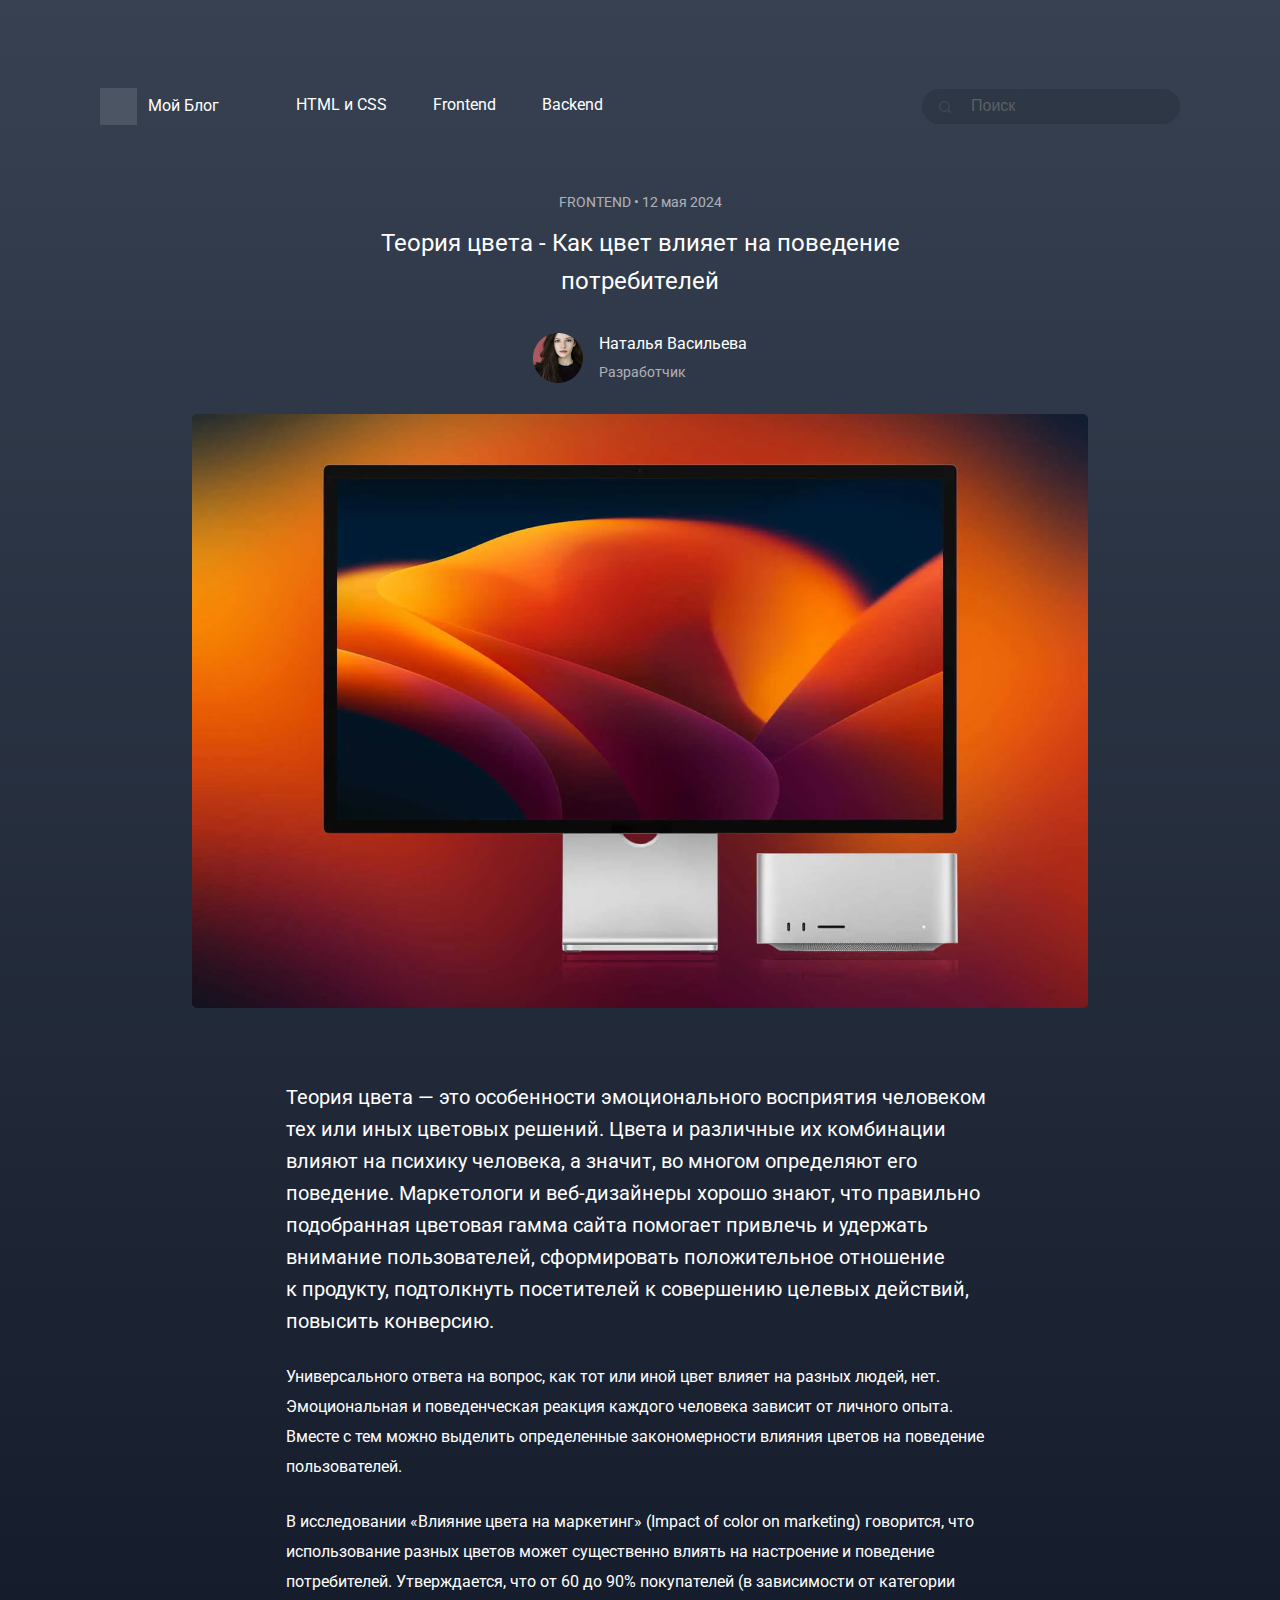
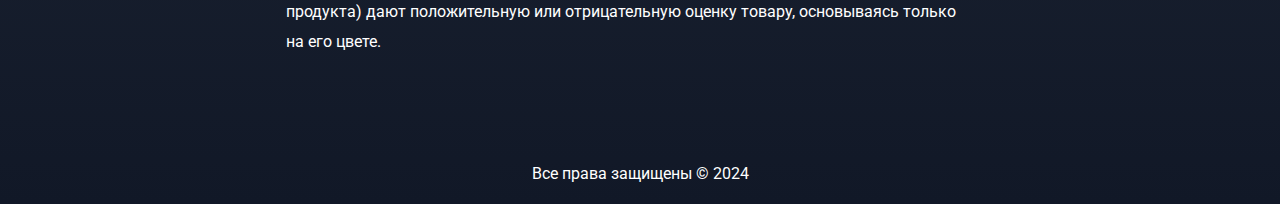
<file: 1-blog/index.html>
<!DOCTYPE html>
<html lang="ru">

<head>
  <meta charset="UTF-8">
  <meta name="viewport" content="width=device-width, initial-scale=1.0">
  <title>теория цвета</title>
  <link rel="preconnect" href="https://fonts.googleapis.com">
  <link rel="preconnect" href="https://fonts.gstatic.com" crossorigin>
  <link
    href="https://fonts.googleapis.com/css2?family=Roboto:ital,wght@0,100;0,300;0,400;0,500;0,700;0,900;1,100;1,300;1,400;1,500;1,700;1,900&display=swap"
    rel="stylesheet">
  <link rel="stylesheet" href="./styles/style.css">
</head>

<body>
  <header class="header">
    <div class="header-user">
      <p class="header-user__img"></p>
      <p class="header-user__blog">Мой Блог</p>
    </div>
  <nav>
    <ul class="header-nav">
      <li class="header-nav__link">HTML и CSS</li>
      <li class="header-nav__link">Frontend</li>
      <li class="header-nav__link">Backend</li>
    </ul>
  </nav>
    <label for="search" class="header-search">
      <img src="./images/search.svg" alt="Иконка поиска" class="header-search__img">
      <input type="text" placeholder="Поиск" class="header-search__input" name="search">
    </label>
  </header>
  <article class="article-container">
    <p class="article-date">FRONTEND &#8226; 12 мая 2024</p>
    <h1 class="article-title">Теория цвета - Как цвет влияет на поведение потребителей</h1>
    <div class="article-author">
      <img src="./images/author.png" alt="Автор статьи" class="article-author__img">
      <div class="article-author__data">
        <p class="article-author__name">Наталья Васильева</p>
        <p class="article-author__post">Разработчик</p>
      </div>

    </div>
    <img src="./images/banner.png" alt="главный баннер">
    <p class="article-text first-paragraph">Теория цвета&nbsp;&mdash; это особенности эмоционального восприятия человеком тех или иных
      цветовых решений. Цвета и различные их&nbsp;комбинации влияют на&nbsp;психику человека, а&nbsp;значит, во&nbsp;многом определяют его
      поведение. Маркетологи и&nbsp;веб-дизайнеры хорошо знают, что правильно подобранная цветовая гамма сайта помогает привлечь и&nbsp;удержать внимание
      пользователей, сформировать положительное отношение к&nbsp;продукту, подтолкнуть посетителей к&nbsp;совершению целевых действий,
      повысить конверсию.
    </p>
    <p class="article-text other-text">Универсального ответа на&nbsp;вопрос, как тот или иной цвет влияет на&nbsp;разных людей, нет. 
      Эмоциональная и&nbsp;поведенческая реакция каждого человека зависит от&nbsp;личного опыта. Вместе с&nbsp;тем можно выделить 
      определенные закономерности влияния цветов на&nbsp;поведение пользователей.
    </p>
    <p class="article-text other-text">В&nbsp;исследовании &laquo;Влияние цвета на&nbsp;маркетинг&raquo; (Impact of&nbsp;color
      on&nbsp;marketing) говорится, что использование разных цветов может существенно влиять на&nbsp;настроение и&nbsp;поведение потребителей.
      Утверждается, что от&nbsp;60 до&nbsp;90% покупателей (в&nbsp;зависимости от&nbsp;категории продукта) дают положительную или отрицательную
      оценку товару, основываясь только на&nbsp;его цвете.
    </p>
  </article>
  <footer>
    <p class="footer-text">Все права защищены &copy; 2024</p>
  </footer>
</body>

</html>
</file>
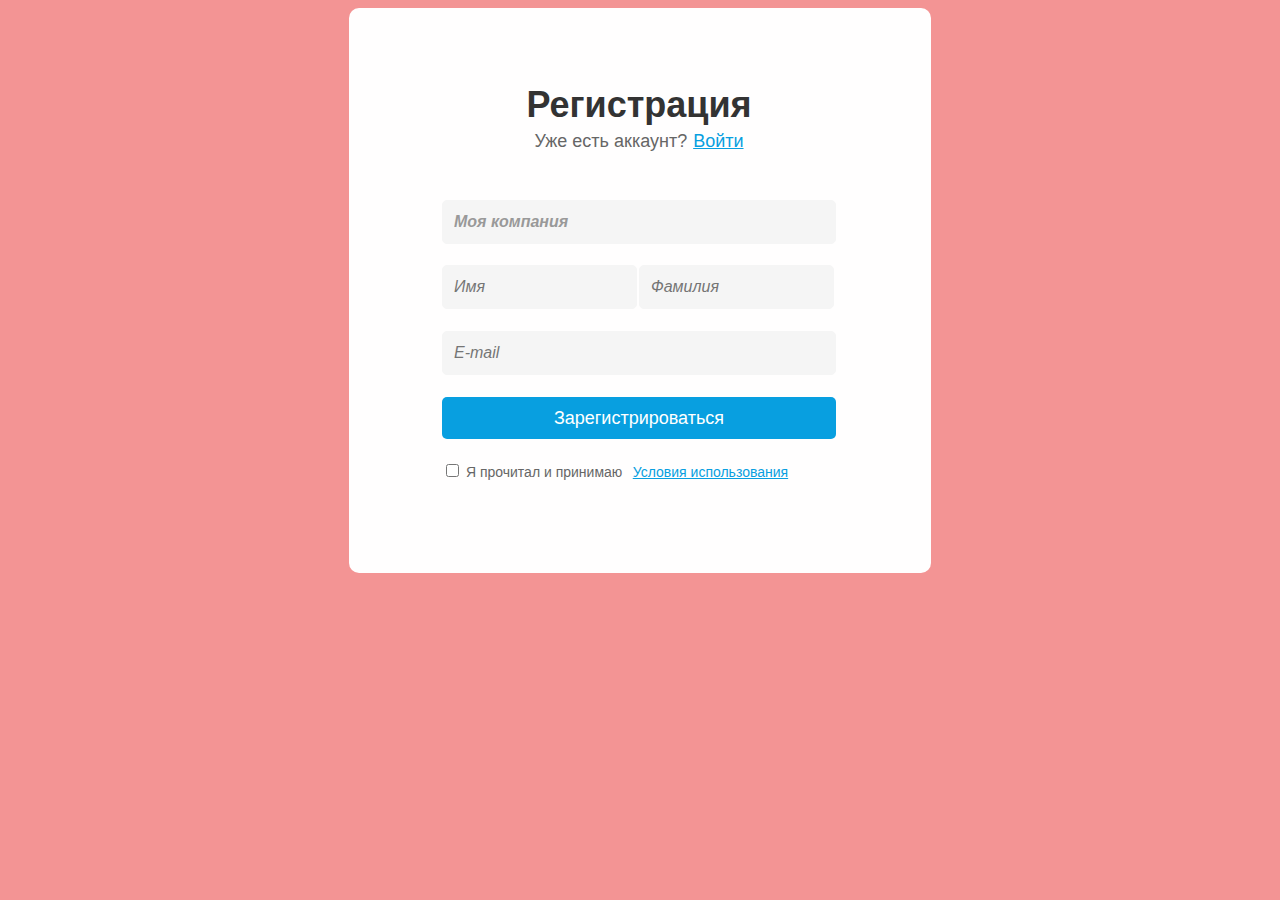
<file: 2-Form/index.html>
<!DOCTYPE html>
<html lang="ru">

<head>
  <meta charset="UTF-8">
  <meta name="viewport" content="width=device-width, initial-scale=1.0">
  <title>Регистрация</title>
  
  <link rel="stylesheet" href="./css/style.css">
</head>

<body>
  <div class="container">
    <h1 class="container__title">Регистрация</h1>
    <div class="container__upblock">
      <p class="container-upblock__span">Уже есть аккаунт?</p>
      <a href="#" class="container-upblock__link">Войти</a>
    </div>
    <form action="#" class="form-container">
      <label for="company">
        <input type="text" value="Моя компания" id="company"  class="form-input form-input__company">
      </label>
      <div class="form-block">
        <label>
          <input type="text" placeholder="Имя"  class="form-input form-block__init">
        </label>
        <label>
          <input type="text" placeholder="Фамилия" class="form-input form-block__init">
        </label>
      </div>
      <label>
        <input type="text" placeholder="E-mail" class="form-input">
      </label>
      <button class="container__button" type="button">Зарегистрироваться</button>
      <div>
        <label for="agree" class="container__agree">
           <input type="checkbox" name="agree" id="agree">
           Я прочитал и принимаю</label>
        <a href="#" class="container-agree__link">Условия использования</a>
      </div>
    </form>
  </div>


</body>

</html>
</file>
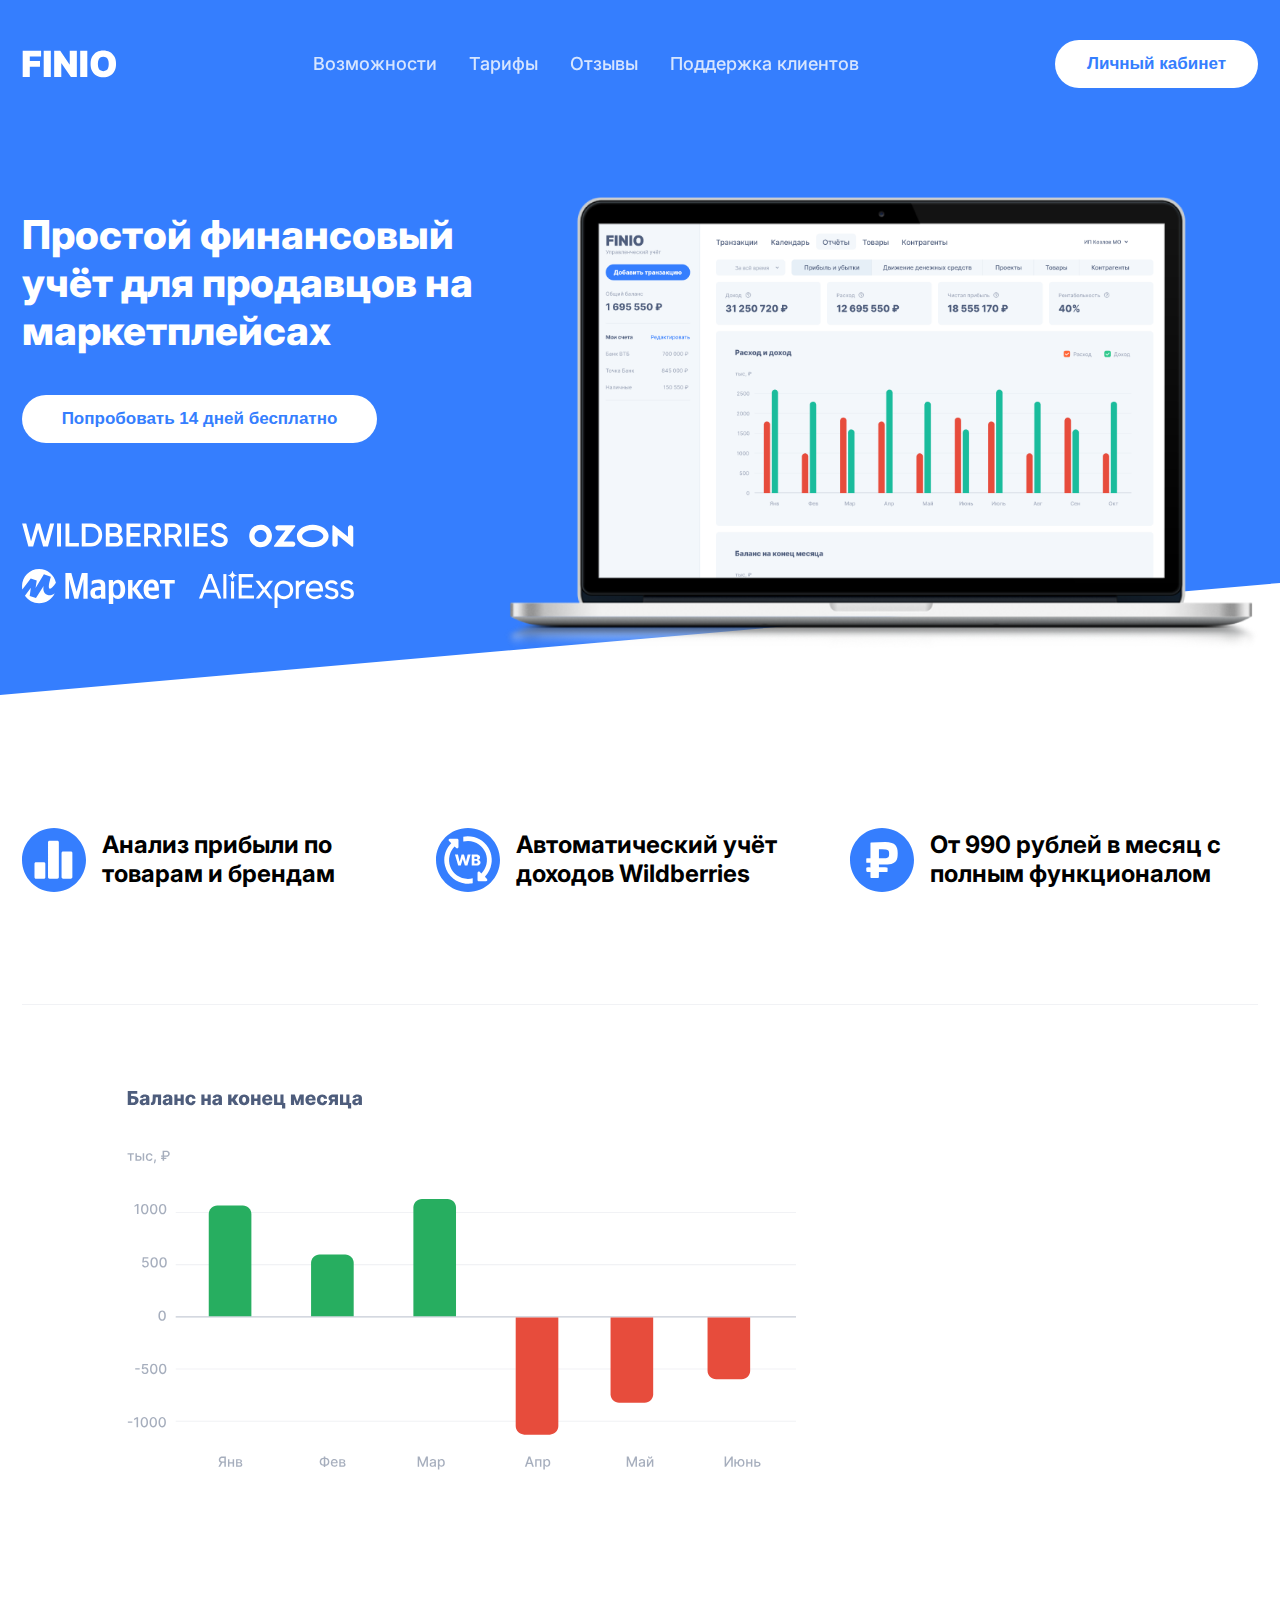
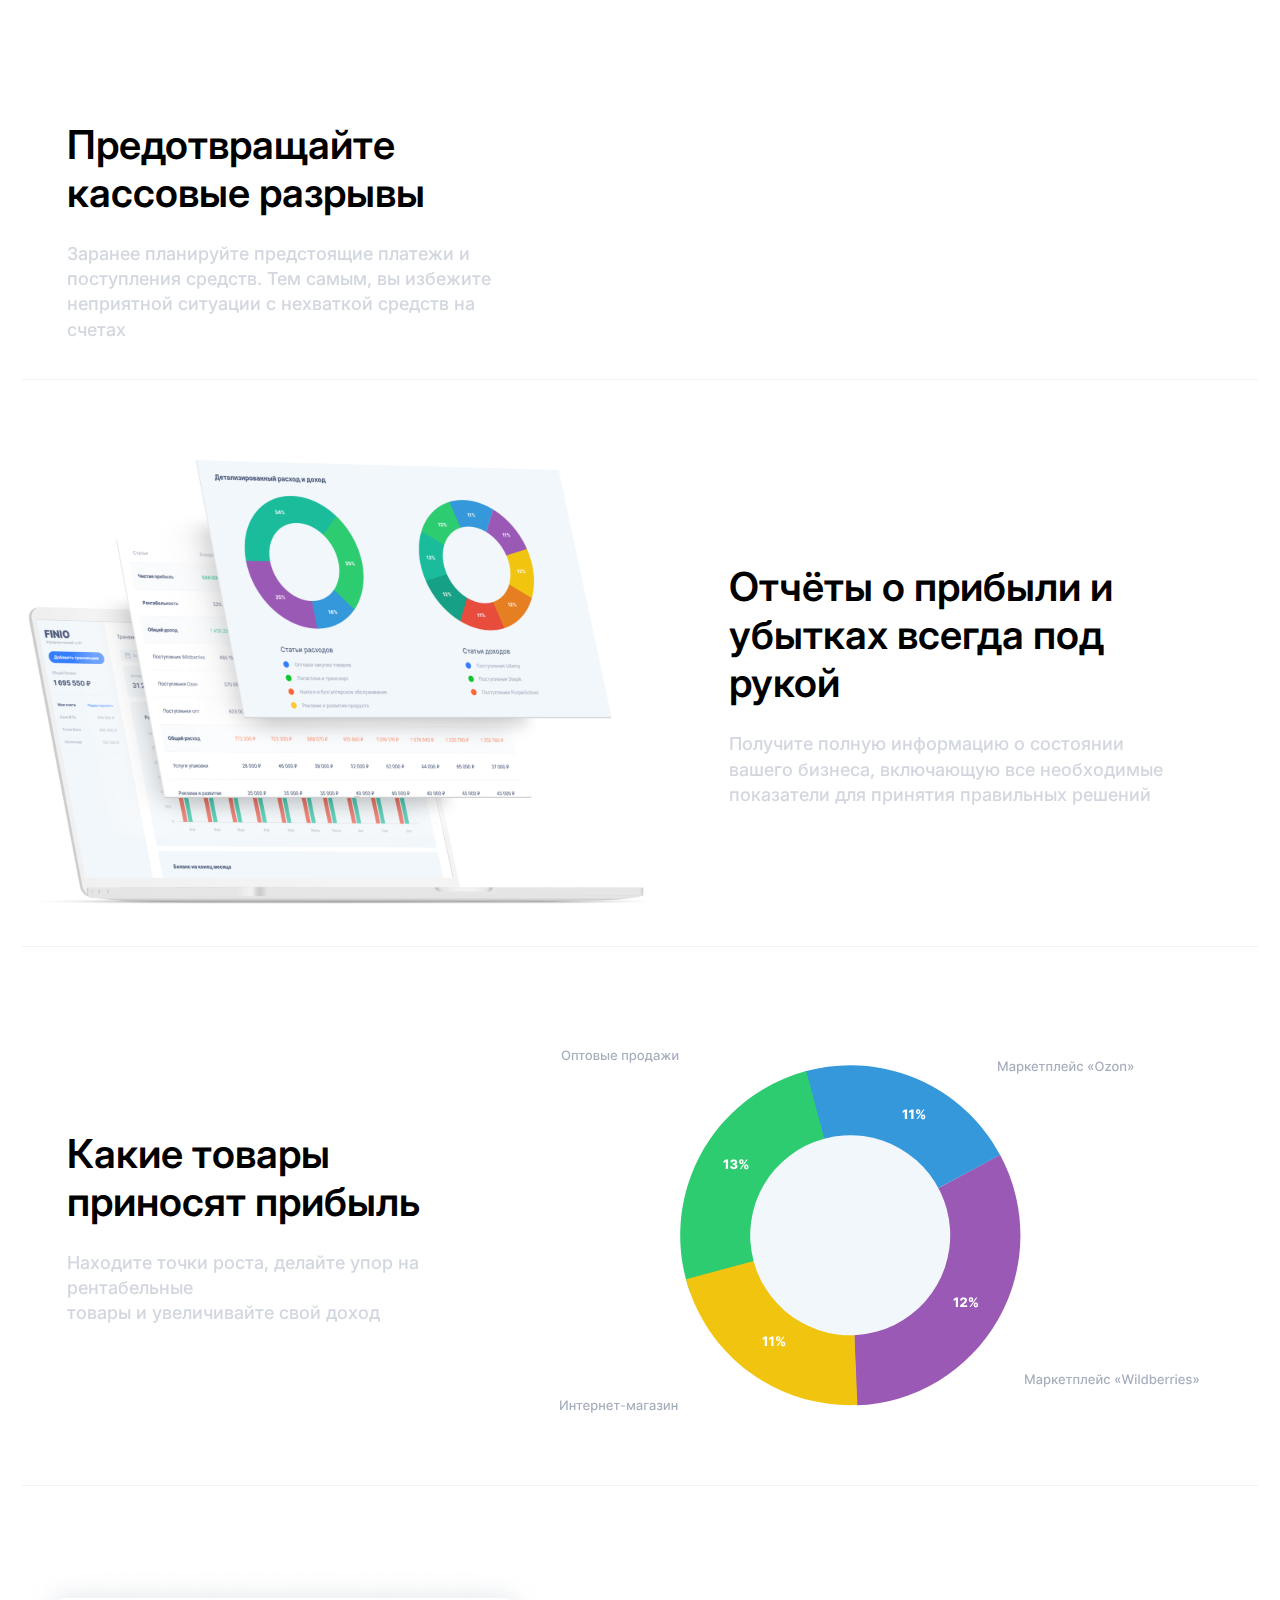
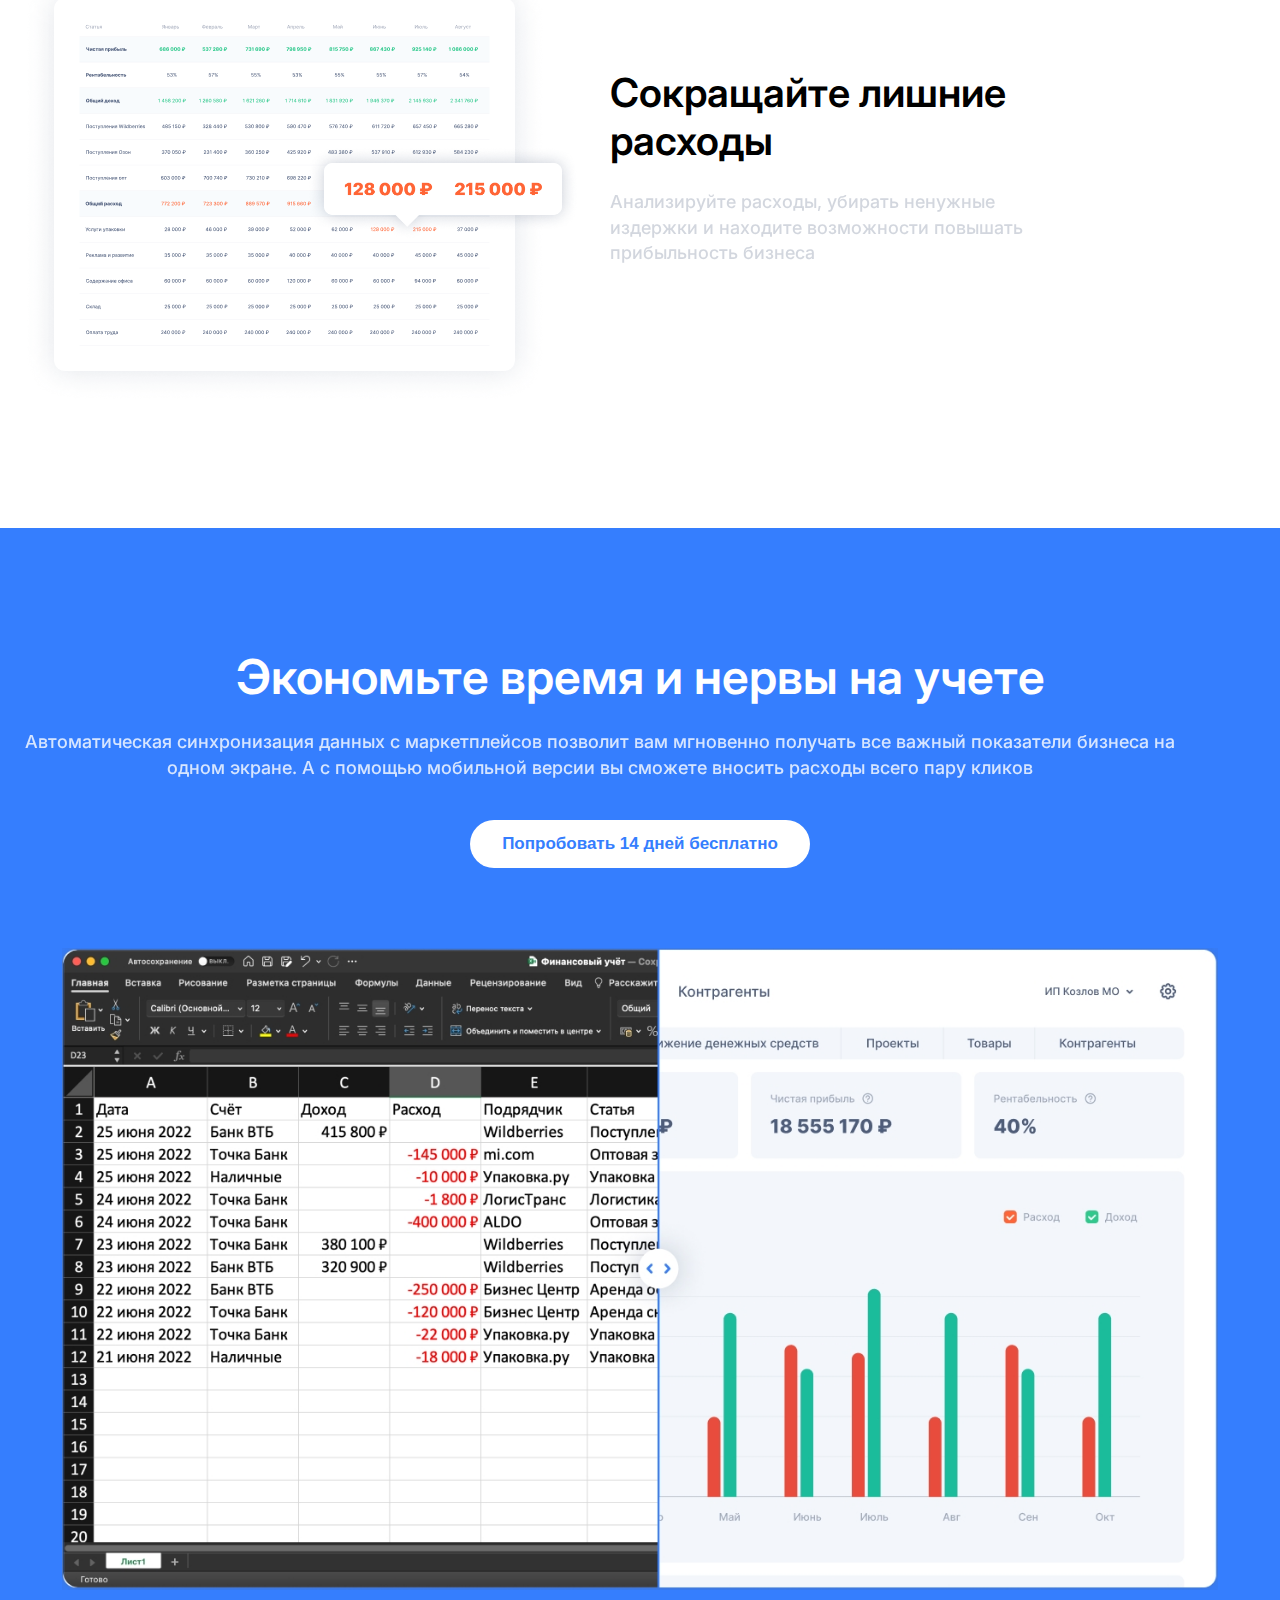
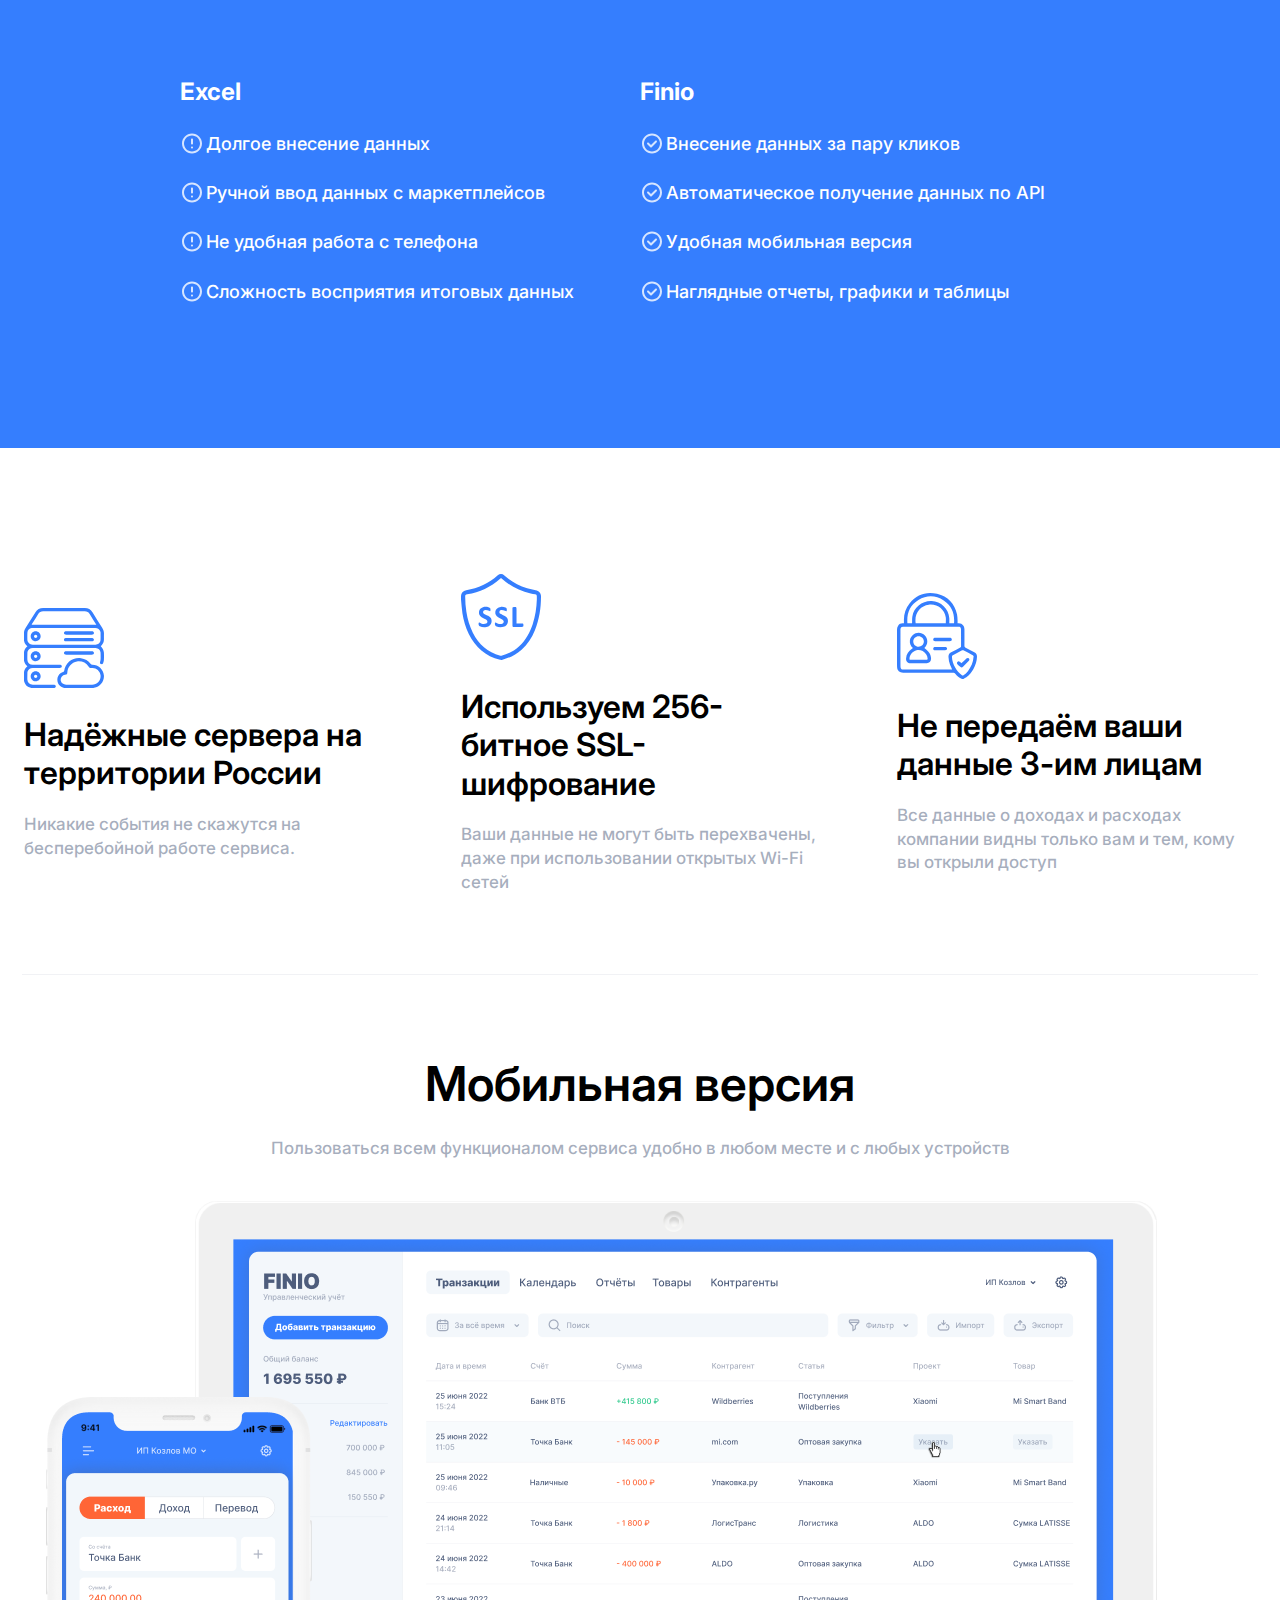
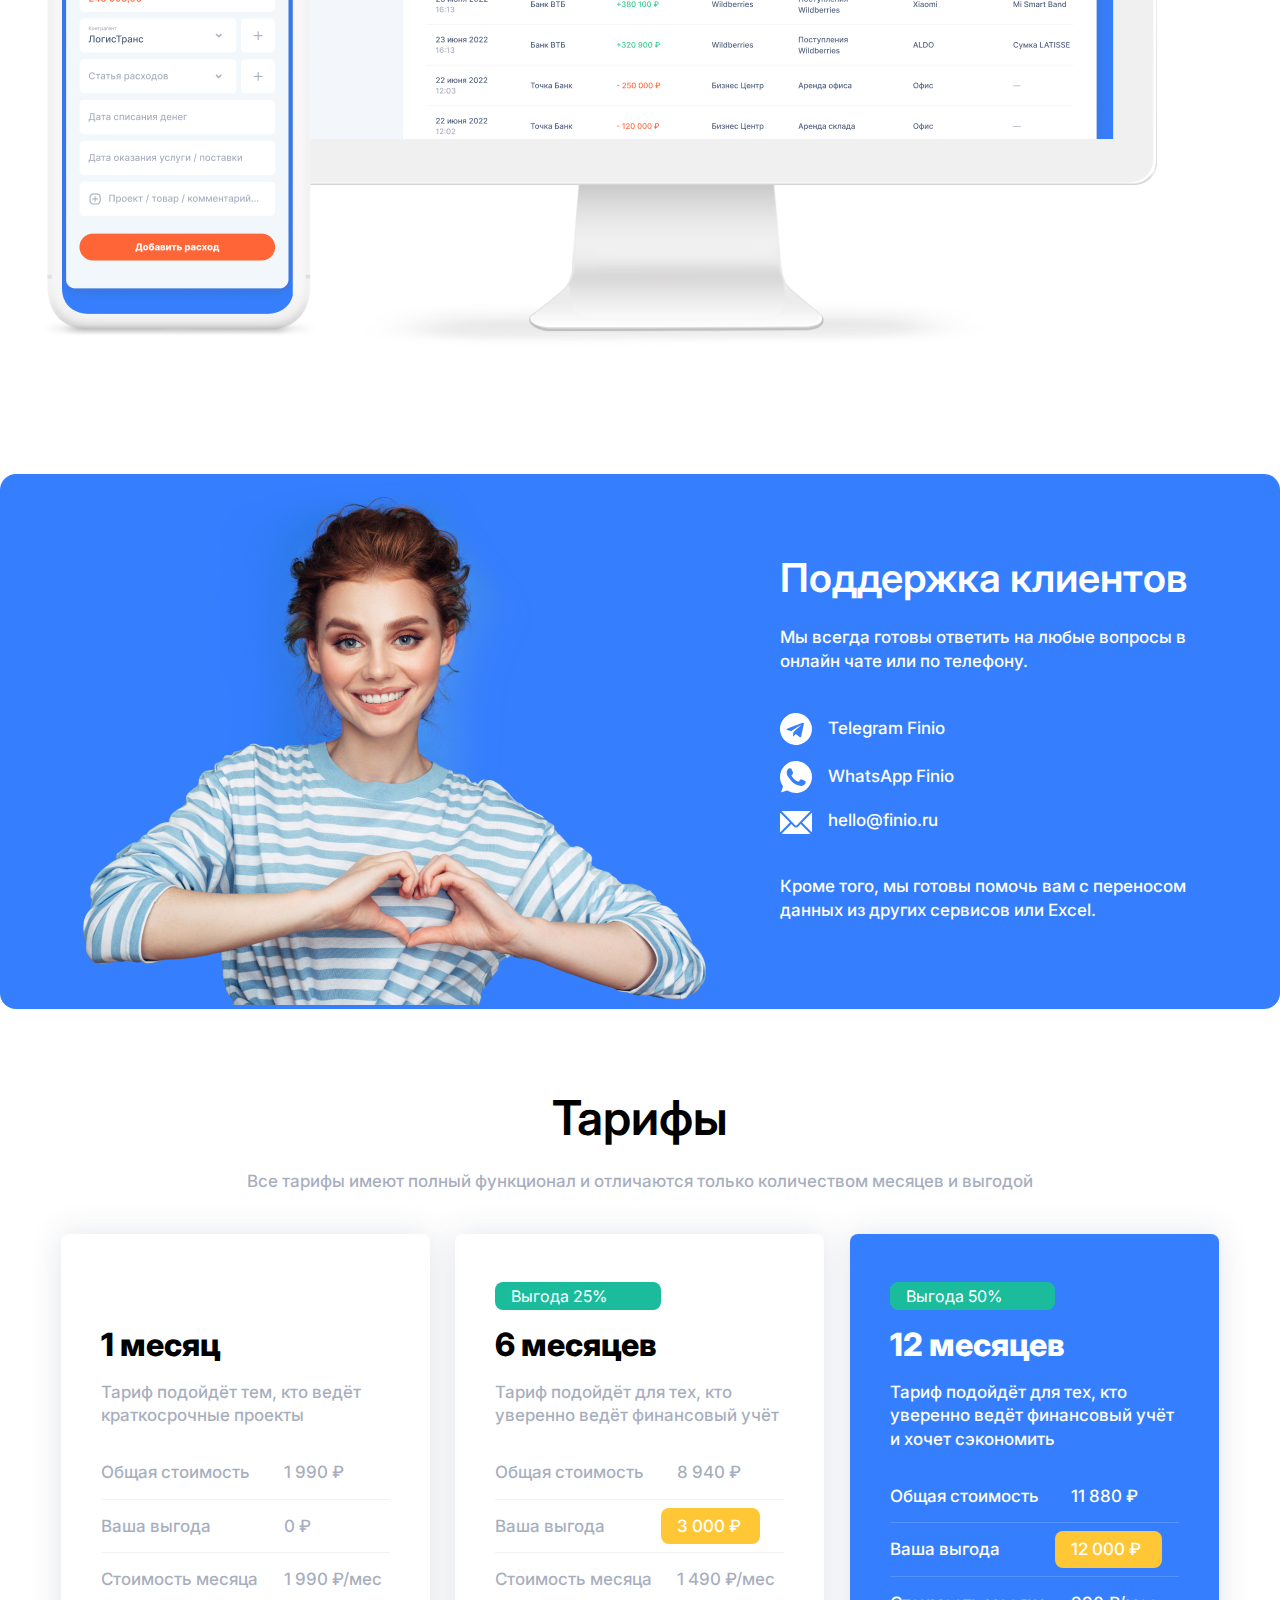
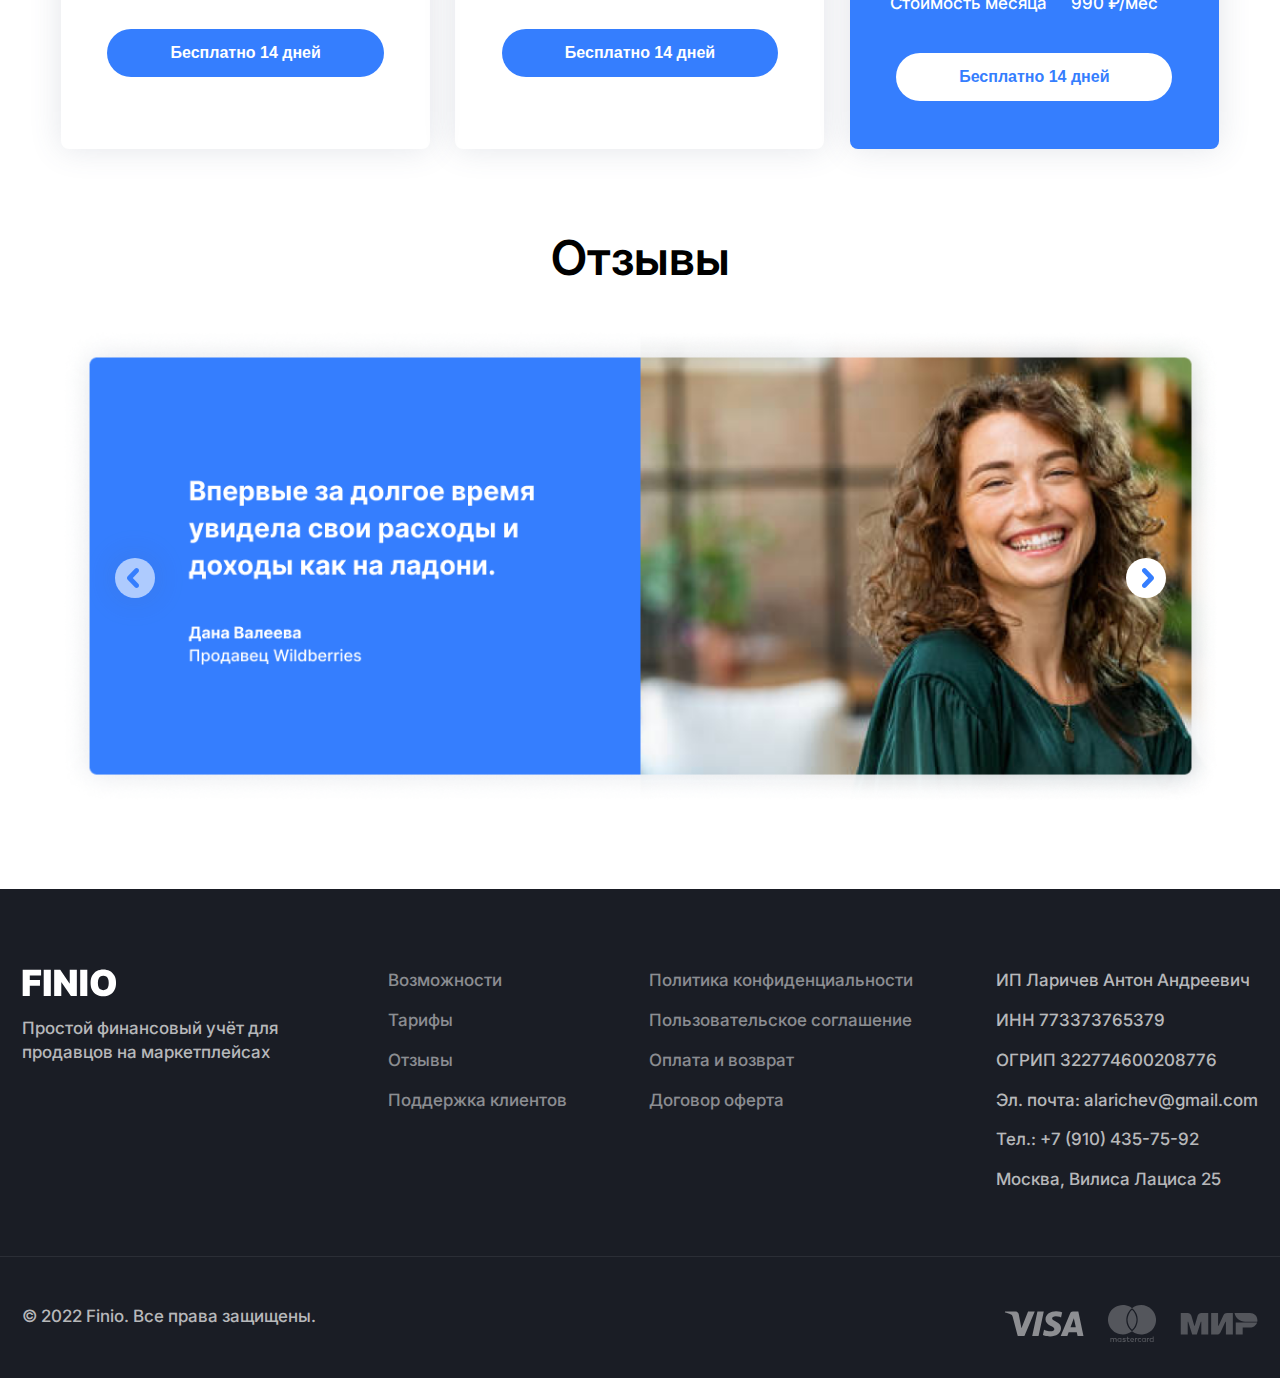
<file: 3-Finio/index.html>
<!DOCTYPE html>
<html lang="en">

<head>
  <meta charset="UTF-8">
  <meta name="viewport" content="width=device-width, initial-scale=1.0">
  <title>Document</title>
  <link rel="stylesheet" href="./style/main.css">
  <link rel="stylesheet" href="./style/layout.css">
  <link rel="stylesheet" href="./style/component.css">
  <link rel="preconnect" href="https://fonts.googleapis.com">
  <link rel="preconnect" href="https://fonts.gstatic.com" crossorigin>
  <link
    href="https://fonts.googleapis.com/css2?family=Inter:ital,opsz,wght@0,14..32,100..900;1,14..32,100..900&display=swap"
    rel="stylesheet">
</head>

<body>
  <header>
    <div class="container">
      <div class="header-container">
        <img src="./images/icon.svg" alt="Иконка" class="header-img">
        <nav>
          <ul class="header-nav">
            <li class="header-nav__item">Возможности</li>
            <li class="header-nav__item">Тарифы</li>
            <li class="header-nav__item">Отзывы</li>
            <li class="header-nav__item">Поддержка клиентов</li>
          </ul>
        </nav>
        <button type="button" class=" header-button button button_selected btn-hide">Личный кабинет</button>
        <img src="./images/bg-menu.svg" alt="Выпадающее меню" class="img__hidden">
      </div>
    </div>

  </header>
  <section class="blue-container">
    <div class="blue-container__whiteLine">
      <div class="heroblock container">
        <div class="left-block">
          <h1 class="heroblock-title">Простой финансовый учёт для продавцов на маркетплейсах</h1>
          <button type="button" class="header-button button button_selected btn_hero">Попробовать 14 дней бесплатно</button>
          <img src="./images/labels.svg" alt="Названия компаний">
        </div>
        <div class="right-block">
          <img src="./images/laptop.png" alt="Иллюстрация приложения">
        </div>
      </div>
    </div>
  </section>
  <section class="section-example">
    <div class="container">
      <div class="section-example__block">
        <div class="section-example_item">
          <img src="./images/stock.svg" alt="Фото анализа прибыли">
          <p>Анализ прибыли по товарам и брендам</p>
        </div>
        <div class="section-example_item">
          <img src="./images/wb-icon.svg" alt="Фото учета Wildberries">
          <p>Автоматический учёт доходов Wildberries</p>
        </div>
        <div class="section-example_item">
          <img src="./images/rubl.svg" alt="Фото полного функционала">
          <p>От 990 рублей в месяц с полным функционалом</p>

        </div>

      </div>
    </div>

  </section>
  <section>
    <div class="container">
      <div class="wrapper__container">
        <div class="shedule-container">
          <div class="wrapper-shedule shedule-text">
            <div class="wrapper-shedule__title title_short">Предотвращайте кассовые разрывы</div>
            <div class="wrapper-shedule__text text-short">Заранее планируйте предстоящие платежи и поступления средств.
              Тем самым,
              вы
              избежите неприятной ситуации с нехваткой
              средств на счетах</div>
          </div>
          <div class="wrapper-shedule">
            <img src="./images/ballance.svg" alt="Балланс на конце месяца" class="schedule-img">
            <img src="./images/ballance-adaptive.svg" alt="Балланс на конце месяца" class="schedule-img__hidden">
          </div>
        </div>
        <div class="shedule-container shedule-container_reverse">
          <div class="wrapper-shedule">
            <img src="./images/balance-3d.svg" alt="Отчеты о прибыли" class="schedule-img">
            <img src="./images/ballance3d-adaptive.svg" alt="Отчеты о прибыли" class="schedule-img__hidden">
          </div>
          <div class="wrapper-shedule shedule-text">
            <div class="wrapper-shedule__title">
              Отчёты о прибыли и убытках всегда под рукой
            </div>
            <div class="wrapper-shedule__text">
              Получите полную информацию о состоянии вашего бизнеса, включающую все необходимые показатели для принятия
              правильных
              решений
            </div>
          </div>
        </div>
        <div class="shedule-container">
          <div class="wrapper-shedule shedule-text">
            <div class="wrapper-shedule__title">Какие товары приносят прибыль</div>
            <div class="wrapper-shedule__text">Находите точки роста, делайте упор на рентабельные<br> товары и
              увеличивайте
              свой доход </div>
          </div>
          <div class="wrapper-shedule ">
            <img src="./images/ballance-circle.svg" alt="Соотношение прибыли" class="schedule-img">
            <img src="./images/circle-adaptive.svg" alt="Соотношение прибыли" class="schedule-img__hidden">
          </div>
        </div>
        <div class="shedule-container  shedule-container_reverse">
          <div class="wrapper-shedule ">
            <div class=" wrapper-shedule_img ">
              <img src="./images/table.png" alt="Таблица" class="schedule-img">
              <img src="./images/table-adaptive.svg" alt="Таблица" class="schedule-img__hidden">
            </div>
  
          </div>
          <div class="wrapper-shedule shedule-text">
            <div class="wrapper-shedule__title">Сокращайте лишние расходы</div>
            <div class="wrapper-shedule__text">Анализируйте расходы, убирать ненужные издержки и находите возможности
              повышать
              прибыльность бизнеса</div>
          </div>
        </div>
  
      </div>
    </div>
  </section>
  <section class="blue-container">
    <div class="container ">
      <h3 class="accounting-title">Экономьте время и нервы на учете</h3>
      <p class="accounting-text">Автоматическая синхронизация данных с маркетплейсов позволит вам мгновенно получать все
        важный показатели бизнеса на одном экране. А с помощью мобильной версии вы сможете вносить расходы всего пару кликов</p>
      <button class="button button_selected center btn_hero">Попробовать 14 дней бесплатно</button>
      <div class="accounting-img flex">
        <img src="./images/table.jpg" alt="Фото">
      </div>
      <div class="accounting-block flex">
        <div class="accounting-block__cover">
          <p class="accounting-block__title">Excel</p>
          <ul class="accounting-list">
            <li class="accounting-list__item">Долгое внесение данных</li>
            <li class="accounting-list__item">Ручной ввод данных с маркетплейсов</li>
            <li class="accounting-list__item">Не удобная работа с телефона</li>
            <li class="accounting-list__item">Сложность восприятия итоговых данных</li>
          </ul>
        </div>
        <div class="accounting-block__cover">
          <p class="accounting-block__title">Finio</p>
          <ul class="accounting-list">
            <li class="accounting-list__item item-check">Внесение данных за пару кликов</li>
            <li class="accounting-list__item item-check">Автоматическое получение данных по API</li>
            <li class="accounting-list__item item-check">Удобная мобильная версия</li>
            <li class="accounting-list__item item-check">Наглядные отчеты, графики и таблицы</li>
          </ul>
        </div>
    </div>
    </div>
    </section>
    <section>
      <div class="container">
        <div class="services-container flex">
          <div class="service-item flex">
            <div>
              <img src="./images/servers.svg" alt="Сервера">
            </div>
            <p class="service-item__title">Надёжные сервера на территории России</p>
            <p class="service-item__descr">Никакие события не скажутся на бесперебойной работе сервиса.</p>
          </div>
          <div class="service-item flex">
            <div>
              <img src="./images/shield.svg" alt="SSL шифрование">
            </div>
            <p class="service-item__title">Используем 256-битное SSL-шифрование</p>
            <p class="service-item__descr">Ваши данные не могут быть перехвачены, даже при использовании открытых Wi-Fi
              сетей</p>
          </div>
          <div class="service-item flex">
            <div>
              <img src="./images/security.svg" alt="Защита данных">
            </div>
            <p class="service-item__title">Не передаём ваши данные 3-им лицам</p>
            <p class="service-item__descr">Все данные о доходах и расходах компании видны только вам и тем, кому вы открыли
              доступ</p>
          </div>
        </div>
        <div>
          <h3 class="service-title center">Мобильная версия</h3>
          <p class="service-descr">Пользоваться всем функционалом сервиса удобно в любом месте и с любых устройств</p>
        </div>
    
        <div class="service-item__img">
          <img src="./images/computer.png" alt="Мобильная версия">
        </div>
      </div>
      </section>
      <section >
        <div class="container blue-container support-container">
          <div ><img src="./images/woman.png" alt="Поддержка клиентов" class="support-container__img"></div>
          <div class="support-block flex">
            <p class="support-title">Поддержка клиентов</p>
            <p class="support-text">Мы всегда готовы ответить на любые вопросы в онлайн чате или по телефону.</p>
            <div class="flex support-block_link">
              <div class="flex support-block-link__item">
                <img src="./images/tg.svg" alt="Телеграмм">
                <a href="https://web.telegram.org/a/" class="social-link">Telegram Finio</a>
              </div>
              <div class="flex support-block-link__item">
                <img src="./images/whats-app.svg" alt="Ватсап">
                <a href="https://web.whatsapp.com/" class="social-link">WhatsApp Finio</a>
                
              </div>
              <div class="flex support-block-link__item">
                <img src="./images/mail.svg" alt="Почта">
                <a href="mailto:hello@finio.ru" class="social-link">hello@finio.ru</a>
              </div>
            </div>
            <p class="support-descr">Кроме того, мы готовы помочь вам с переносом данных из других сервисов или Excel.</p>
          </div>
        </div>
      </section>
  <section class="tarrifs">
    <h3 class="second-title">Тарифы</h3>
    <p class="text-descr">Все тарифы имеют полный функционал и отличаются только количеством месяцев и выгодой</p>
    <div class="wrapper">
      <div class="wrapper-item">
        <div class="wrapper-grid wrapper__block wrapper-grid">
          <div class="wrapper-block__discount hidden">Выгоды нет</div>
          <div class="wrapper-block__count">1 месяц</div>
          <div class="wrapper-block__text">Тариф подойдёт тем, кто ведёт краткосрочные проекты</div>
          <div class="wrapper-block__summ">Общая стоимость </div>
          <div class="wrapper-block__price">1 990 ₽</div>
          <div class="wrapper-block__line"></div>
          <div class="wrapper-block__benefit">Ваша выгода</div>
          <div class="wrapper-block__benefit-price">0 ₽</div>
          <div class="wrapper-block__line"></div>
          <div class="wrapper-block__month">Стоимость месяца</div>
          <div class="wrapper-block__total">1 990 ₽/мес</div>
          <div class="wrapper-block__button">
            <button class="button  btn-free">Бесплатно 14 дней</button>
          </div>
        </div>

      </div>
      <div class="wrapper-item">
        <div class="wrapper__block wrapper-grid">
          <div class="wrapper-block__discount">Выгода 25%</div>
          <div class="wrapper-block__count">6 месяцев</div>
          <div class="wrapper-block__text">Тариф подойдёт для тех, кто уверенно ведёт финансовый учёт</div>
          <div class="wrapper-block__summ">Общая стоимость </div>
          <div class="wrapper-block__price">8 940 ₽</div>
          <div class="wrapper-block__line"></div>
          <div class="wrapper-block__benefit">Ваша выгода</div>
          <div class="wrapper-block__benefit-price select-price">3 000 ₽</div>
          <div class="wrapper-block__line"></div>
          <div class="wrapper-block__month">Стоимость месяца</div>
          <div class="wrapper-block__total">1 490 ₽/мес</div>
          <div class="wrapper-block__button">
            <button class="button  btn-free">Бесплатно 14 дней</button>
          </div>
        </div>

      </div>
      <div class="wrapper-item item_selected">
        <div class="wrapper__block wrapper-grid">
          <div class="wrapper-block__discount">Выгода 50%</div>
          <div class="wrapper-block__count selected">12 месяцев</div>
          <div class="wrapper-block__text selected">Тариф подойдёт для тех, кто уверенно ведёт финансовый учёт и хочет
            сэкономить</div>
          <div class="wrapper-block__summ selected">Общая стоимость </div>
          <div class="wrapper-block__price selected">11 880 ₽</div>
          <div class="wrapper-block__line line_selected"></div>
          <div class="wrapper-block__benefit selected">Ваша выгода</div>
          <div class="wrapper-block__benefit-price select-price fix">12 000 ₽</div>
          <div class="wrapper-block__line line_selected"></div>
          <div class="wrapper-block__month selected">Стоимость месяца</div>
          <div class="wrapper-block__total selected">990 ₽/мес</div>
          <div class="wrapper-block__button">
            <button class="button btn-free button_selected ">Бесплатно 14 дней</button>
          </div>
        </div>

      </div>
    </div>
  </section>
  <section>
    <div class="rewiew-container">
      <h3 class="second-title reviews">Отзывы</h3>
      <div class="review-img-container">
        <img src="./images/review.png" alt="Дана Валеева" class="review-img">
        <img src="./images/review-adaptive.png" alt="Дана Валеева" class="review-img__adaptive">
      </div>
    </div>
  </section>
  <footer>
    <div class="footer-container">
      <div class="flex footer-custom">
        <div class="footer-block">
          <div class="footer-icon">
            <img src="./images/icon.svg" alt="Иконка Finio">
          </div>
          <p class="footer-block__text">Простой финансовый учёт для продавцов на маркетплейсах</p>
        </div>
        <div class="footer-block">
          <ul class="footer-nav">
            <li class="footer-nav__item">Возможности</li>
            <li class="footer-nav__item">Тарифы</li>
            <li class="footer-nav__item">Отзывы</li>
            <li class="footer-nav__item">Поддержка клиентов</li>
          </ul>
        </div>
        <div class="footer-block">
          <ul class="footer-nav">
            <li class="footer-nav__item">Политика конфиденциальности</li>
            <li class="footer-nav__item">Пользовательское соглашение</li>
            <li class="footer-nav__item">Оплата и возврат</li>
            <li class="footer-nav__item">Договор оферта</li>
          </ul>
        </div>
        <div class="footer-block">
          <p class="footer-block__text">ИП Ларичев Антон Андреевич </p>
          <p class="footer-block__text">ИНН 773373765379</p>
          <p class="footer-block__text">ОГРИП 322774600208776</p>
          <p class="footer-block__text">Эл. почта: alarichev@gmail.com</p>
          <p class="footer-block__text">Тел.: +7 (910) 435-75-92</p>
          <p class="footer-block__text">Москва, Вилиса Лациса 25</p>
        </div>
      </div>
      <div class="footer-bottom flex">
        <div class="footer-bottom-text">
          &copy; 2022 Finio. Все права защищены.
        </div>
        <div><img src="./images/visa.svg" alt="Visa & MasterCard"></div>
      </div>
    </div>
  
  </footer>
  </body>

</html>
</file>
<file: 1-blog/styles/style.css>
body {
  background: linear-gradient(180deg, #374151 0%, #111827 100%);
  font-family: 'Roboto', sans-serif;
  padding-top: 80px;
}

img {
  width: 100%;
}
li {
  list-style: none;
}

ul {
  padding-left: 0;
}

nav {
  margin-right: auto;
}

*,
*::before,
*::after {
  box-sizing: inherit;
}

.header {
  max-width: 1080px;
  display: flex;
  margin: 0 auto;
  align-items: center;
  margin-bottom: 69px;
}

.header-nav {
  margin: 0;
  display: flex;
  width: 307px;
  justify-content: space-between;
  margin-right: auto;
  transition: all .3s ease-in-out;
}

.header-nav__link{
  margin: 0;
  font-size: 16px;
  font-weight: 400;
  line-height: 18.75px;
  color: #ffffff;
  cursor: pointer;

}
.header-nav__link:hover {
  color: #b0b4b9;
  transform: translateY(1px); 
  transition: all .3s ease-in-out;
}


.header-nav__link::after {
  display: block;
  height: 2px;
  content: '';
  width: 0;
  margin-left: auto;
  margin-right: auto;
  background: #4B5563;
  transition: all .3s ease-in-out;
}

.header-nav__link:hover::after {
  width: 100%;
transition: all .3s ease-in-out;
}

.header-user {
  display: flex;
  align-items: center;
}

.header-user__blog {
  margin: 0;
  color: #ffffff;
  margin-right: 77px;
  font-size: 16px;
  font-weight: 400;
  line-height: 18.75px;
  cursor: pointer;

}

.header-user__img {
  display: block;
  margin: 0;
  width: 35px;
  height: 35px;
  background: #4B5563;
  border: 1px solid #4B5563;
  margin-right: 11px;
}

.header-search {
  position: relative;
}

.header-search__input {
  background: #1F293799;
  border-radius: 100px;
  padding-top: 8px;
  border: none;
  padding-bottom: 9px;
  padding-left: 49px;
  opacity: 60%;
  font-size: 16px;
  line-height: 18px;
  color: #FFFFFF;
}

.header-search__img {
  width: 14px;
  height: 14px;
  left: 16px;
  top: 11px;
  position: absolute;
}

.article-container {
  max-width: 896px;
  margin: 0 auto;
}

.article-date {
  margin: 0;
  color: #FFFFFF;
  font-size: 14px;
  line-height: 16px;
  text-align: center;
  opacity: 60%;
  margin-bottom: 14px;
}

.article-title {
  text-align: center;
  color: #FFFFFF;
  font-size: 24px;
  font-weight: 400;
  line-height: 38px;
  max-width: 525px;
  margin: 0 auto;
  margin-bottom: 30px;
}

.article-author {
  display: flex;
  max-width: 214px;
  margin: 0 auto;
  justify-content: space-between;
  align-items: center;
  margin-bottom: 28px;
}

.article-author__img {
  width: 50px;
  height: 50px;
}

.article-author__name {
    font-size: 16px;
    font-weight: 400;
    line-height: 28px;
    color: #FFFFFF;
    margin: 0;
}

.article-author__post {
  opacity: 60%;
    font-size: 14px;
    font-weight: 400;
    line-height: 28px;
    color: #FFFFFF;
    margin: 0;
}

.article-text {
    font-size: 20px;
    font-weight: 400;
    line-height: 32px;
    color: #FFFFFF;
    max-width: 708px;
    margin: 0 auto;
    margin-bottom: 25px;
}

.first-paragraph {
  margin-top: 69px;
}

.other-text {
    font-size: 16px;
    line-height: 30px;
}
.other-text:last-child {
  font-size: 16px;
  line-height: 30px;
  margin-bottom: 103px;
}

.footer-text {
  color: #FFFFFF;
    font-size: 16px;
    font-weight: 400;
    line-height: 28px;
    text-align: center;
}
</file>
<file: 2-Form/css/style.css>
body {
  background: #F39494;
  font-family: 'Open Sans', sans-serif;
}

* {
box-sizing: border-box;
}

.container {
  background: #FFFEFE;
  max-width: 582px;
  margin: 0 auto;
  padding: 72px 95px 91px 93px;
  border-radius: 10px;
  
}

.container__title {
  color: #333333;
  font-size: 36px;
  text-align: center;
  margin: 0;
  font-weight: 700;
  line-height: 49px;
}

.container__upblock {
  display: flex;
  align-items: center;
  justify-content: center;
  margin: 0;
  margin-bottom: 47px;
}

.container-upblock__span {
  margin: 0;
  margin-right: 6px;
  color: #666666;
  font-size: 18px;
  line-height: 24px;

}

.container-upblock__link {
  color: #089FE0;
  font-size: 18px;
  line-height: 24px;
}

.form-container {
  display: flex;
  flex-direction: column;
  max-width: 394px;
}

.form-input {
  width: 100%;
  height: 44px;
  border: 1px solid #F5F5F5;
  border-radius: 5px;
  padding: 9px 11px;
  color: #999999;
  background: #F5F5F5;
  font-style: italic;
  font-size: 16px;
  margin-bottom: 22px;
  
}

.form-input__company {
  line-height: 21.79px;
  font-weight: 600;
  margin-bottom: 21px;
}
.form-block__init:first-child {
  width: 99%;
  margin-right: 2px;
}
.form-block__init {
  width: 100%;
}

.form-block {
  display: flex;
  justify-content: space-between;
}

.container__button {
  background: #089FE0;
  color: #FFFFFF;
  font-size: 18px;
  font-weight: 400;
  text-align: center;
  line-height: 24px;
  border: none;
  border-radius: 5px;
  padding: 9px 102px;
  cursor: pointer;
  margin-bottom: 22px;
}

.container__agree {
  font-size: 14px;
  font-weight: 400;
  line-height: 19px;
  color: #666666;
  cursor: pointer;
  margin-right: 6px;
}

.container-agree__link {
  color: #089FE0;
  font-size: 14px;
  font-weight: 400;
}
</file>
<file: 3-Finio/style/main.css>
:root {
--bg-template: #357EFE;
--bg-template-second: #FFFFFF;
--bg-price:  #FFC736;
--bg-discount: #1ABC9C;
--color-descr: #4E5D7C80;
--color-text-bold: #000000;
--text-opacity: rgba(78, 93, 124, 0.5);
}


* {
  box-sizing: border-box;
  text-decoration: none;
}

ul {
  list-style: none;
  padding-left: 0;
}

body {
  font-family: "Inter", sans-serif;
  margin: 0 auto;
}
.button {
  font-size: 17px;
  font-weight: 800;
  line-height: 23.8px;
  border: none;
  transition: all.3s ease-in-out;
  cursor: pointer;
}

.button:hover {
  transform: translateY(1px);
  transition: all.3s ease-in-out;
}

.button:active {
  background: var(--bg-template);
  color: var(--bg-template-second);
  transform: scaleX(1.1);
  border: 1px dotted var(--bg-template-second);
  transition: all.3s ease-in-out;
}

.wrapper-grid {
  display: grid;
}

.flex {
  display: flex;
}

.center {
  display: block;
  margin: 0 auto;
}
</file>
<file: 3-Finio/style/layout.css>
.wrapper {
  max-width: calc(1255px - 48px);
  display: grid;
  grid-template-columns: repeat(auto-fit, minmax(369px, 1fr));
  gap: 24px;
  margin: 0 auto;
  padding-left: 24px;
  padding-right: 24px;
  justify-items: center;

}

header {
  background: var(--bg-template);
}

.blue-container {
  background: var(--bg-template);
  position: relative;
}

.container {
  max-width: calc(1393px - 44px);
  margin: 0 auto;
  padding: 0 22px;
}

footer {
background: #1A1D25;
}
</file>
<file: 3-Finio/style/component.css>
/*Header*/

.header-container {
  display: flex;
  justify-content: space-between;
  padding-top: 40px;
  align-items: center;
}

.header-nav {
  display: flex;
  list-style: none;
  margin: 0;
  align-items: center;
}

.header-img {
  cursor: pointer;
}

.img__hidden {
  display: none;
}

.header-nav__item {
  margin-right: 32px;
  color: var(--bg-template-second);
  font-size: 18px;
  font-weight: 500;
  line-height: 25.2px;
  text-align: left;
  transition: all .3s ease-in-out;
  cursor: pointer;
  opacity: 80%;
}

.header-nav__item:last-child {
  margin-right: 0;
}

.header-nav__item:hover {
  transform: translateY(1px);
  transition: all .3s ease-in-out;
  opacity: 1;
}

.header-button {
  border-radius: 34px;
    padding: 12px 32px;
}

@media (max-width: 1024px) {
  .header-img {
    width: 64px;
    height: 34px;
  }

  .header-container {
    padding-top: 28px;
  }

  .header-button {
       padding: 12px;
     }

}

@media (max-width: 821px) {
  .img__hidden {
    display: block;
    cursor: pointer;
  }

  .btn-hide {
    display: none;
  }

  .header-nav {
    display: none;
  }

  .header-container {
     padding-bottom: 19px;
     border-bottom: 1px solid rgba(255, 255, 255, 0.16);
   }
}

/*HeroBlock*/

.heroblock {
  padding-top: 109px;
  max-width: calc(1393px - 44px);
  margin: 0 auto;
  display: flex;
  justify-content: space-between
}

.blue-container__whiteLine::before {
  content: '';
  position: absolute;
  top: 67%;
  right: 0;
  width: 100%;
  height: 50%;
  background: var(--bg-template-second);
  z-index: 1;
  transform: skewY(-5deg);
  transform-origin: top right;
}


.left-block {
  padding-top: 14px;
  display: flex;
  flex-direction: column;
  width: 39%;
  margin-bottom: 220px;
}

.left-block img {
  max-width: 333.89px;
}

.right-block {
  width: 61%;
  z-index: 2;
}

.right-block img {
  width: 100%;
  height: auto;
}

.btn_hero {
  margin-bottom: 80px;
  max-width: 355px;
  border-radius: 34px;
  padding: 12px 32px;
}

.heroblock-title {
  margin: 0;
  font-size: 40px;
  font-weight: 800;
  line-height: 48px;
  color: var(--bg-template-second);
  max-width: 515px;
  margin-bottom: 40px;
}


@media (max-width: 1024px) {
  .heroblock-title {
    font-size: 32px;
    line-height: 38.4px;
  }

  .btn_hero {
    padding: 12px 21px;
    margin-bottom: 60px;
  }

}

@media (max-width: 840px) {
  .right-block {
    display: none;
  }

  .heroblock {
    padding-top: 32px;
  }

  .left-block {
    width: 100%;
  }

  .heroblock-title {
    margin-bottom: 32px;
  }

  .left-block img {
    max-width: 264px;
    margin-bottom: 20px;
  }
}

/* section example*/

.section-example {
  position: relative;
  z-index: 2;
}

.section-example__block {
  display: flex;
  justify-content: space-between;
  flex-wrap: wrap;
  padding-bottom: 80px;
  border-bottom: 1px solid rgba(78, 93, 124, 0.08);
}

.section-example_item {
  display: flex;
  color: var(--color-text-bold);
  font-size: 24px;
  font-weight: 700;
  line-height: 28.8px;
  max-width: 408px;
  align-items: center;
  margin-bottom: 32px;

}

.section-example_item p {
  margin: 0;
}

.section-example_item img {
  margin-right: 16px;
  width: 64px;
  height: 64px;
}

@media (max-width: 700px) {
  .section-example_item {
    font-size: 18px;
    line-height: 25.2px;
  }
  .section-example_item:last-child {
    margin-bottom: 0;
  }
    .section-example__block {
      padding-bottom: 48px;
    }
}

/* shedule */

.wrapper-shedule {
  margin-bottom: 37.5px;
}

.shedule-container {
  display: flex;
  flex-wrap: wrap-reverse;
  gap: 63px;
  border-bottom: 1px solid rgba(78, 93, 124, 0.08);
}

.shedule-container:nth-child(odd) {
  padding-left: 45px;
}

.wrapper-shedule__title {
  margin-top: 103px;
  font-size: 40px;
  font-weight: 600;
  line-height: 48px;
  margin-bottom: 24px;
  z-index: 2;
  position: relative;
}

.wrapper-shedule__text {
  font-size: 18px;
  font-weight: 500;
  line-height: 25.2px;
  color: var(--text-opacity);
  opacity: 50%;
}

.wrapper__container {
  margin-top: 63px;
  display: flex;
  flex-wrap: wrap;
  gap: 80px;
}

.shedule-text {
  width: 36%;
}


.title_short {
  max-width: 510px;
}

.text-short {
  max-width: 482px;
}

.wrapper-shedule_img {
  position: relative;
  z-index: 1;
}

.wrapper-shedule img {
  width: 100%;
}

.wrapper-shedule_img::before {
  content: '';
  position: absolute;
  z-index: 2;
  width: 450px;
  height: 98px;
  right: -23%;
  background-position: center;
  background-size: contain;
  background-repeat: no-repeat;
  bottom: 37%;
  background-image: url(../images/pop.png);
}

.shedule-container_reverse {
  flex-wrap: wrap;
}

.schedule-img__hidden {
  display: none;
}

.shedule-container:last-child {
  border-bottom: none;
  margin-bottom: 83px;
}


@media (max-width: 1024px) {

.shedule-container:last-child {
    margin-bottom: 48px;
  }
  .wrapper-shedule__title {
    margin-top: 0;
    font-size: 32px;
    line-height: 38.4px;
  }


  .wrapper__container {
    gap: 0;
    margin-top: 0;
  }

  .wrapper-shedule {
    margin-top: 48px;
    margin-bottom: 0;
  }

  .wrapper-shedule__text {
    font-size: 18px;
    margin-bottom: 12px;
  }

  .shedule-container {
    gap: 0;
  }

  .shedule-text {
    width: 100%;
    padding-left: 0;
    margin-top: 32px;
    margin-bottom: 32px;
  }

    .shedule-text:last-child {
      margin-bottom: 0;
    }

  .shedule-container:nth-child(2n+1) {
    padding-left: 0;
  }
}

@media (max-width: 768px) {
  .schedule-img {
    display: none;
  }

  .schedule-img__hidden {
    display: block;
  }

  .wrapper-shedule_img::before {
    display: none;
  }
}

/* accounting*/

.accounting-title {
  padding-top: 120px;
  font-size: 48px;
  font-weight: 600;
  margin-top: 0;
  margin-bottom: 24px;
  line-height: 57.6px;
  text-align: center;
  color: var(--bg-template-second);
}

.accounting-text {
    font-size: 18px;
    font-weight: 500;
    line-height: 25.2px;
    text-align: center;
    max-width: 1156px;
    color: var(--bg-template-second);
    opacity: 0.8;
    margin-bottom: 40px;
}

.accounting-img {
  max-width: 1156px;
  margin: 0 auto;
  position: relative;
  margin-top: 64px;
  margin-bottom: 64px;
}

.accounting-img img {
  width: 100%;
}

.accounting-list__item {
  position: relative;
  padding-left: 26px;
  margin-bottom: 24px;
}

.accounting-list__item::before {
  content: '';
  display: block;
  background-image: url(../images/alert.svg);
  width: 24px;
  height: 24px;
  left: 0;
  position: absolute;
}

.item-check::before {
  background-image: url(../images/check.svg);
}

.accounting-block {
  max-width: 920px;
  justify-content: space-between;
  margin: 0 auto;
  flex-wrap: wrap;
  padding-bottom: 120px;
}

.accounting-block__title {
  font-size: 24px;
  font-weight: 700;
  line-height: 28.8px;
  color: var(--bg-template-second);
}

.accounting-list {
  margin: 0;
}

.accounting-block__cover {
  width: 50%;
}

.accounting-list__item {
  font-size: 18px;
  font-weight: 500;
  line-height: 25.2px;
  color: var(--bg-template-second);
}



@media (max-width: 768px) {

  .accounting-title {
      font-size: 36px;
      font-weight: 600;
      line-height: 43.2px;
      padding-top: 64px;
  }
  .accounting-block {
    max-width: 448px;
    padding-bottom: 64px;
  }
  .accounting-text {
    margin-bottom: 32px;
  }

  .accounting-block__cover {
    width: 100%;
  }

}


/* section mobile*/

.services-container {
  gap: 78px;
  margin-top: 126px;
  padding-bottom: 80px;
  flex-wrap: wrap;
  border-bottom: 1px solid rgba(78, 93, 124, 0.08);
  justify-content: center;
  margin-bottom: 80px;
}

.service-item {
  flex-direction: column;
  width: 29%;
  justify-content: center;
}

.service-item__title {
    font-size: 32px;
    font-weight: 600;
    line-height: 38.4px;
  color: var(--color-text-bold);
  margin-top: 24px;
  margin-bottom: 20px;
}

.service-item__descr {
  font-size: 17px;
  font-weight: 500;
  line-height: 23.8px;
  text-align: left;
  margin: 0;
  color: var(--text-opacity);
}

.service-item__img {
  margin-bottom: 120px;
}

.service-title {
    margin: 0;
    font-size: 48px;
    font-weight: 600;
    line-height: 57.6px;
    text-align: center;
    margin-bottom: 24px;
 
}

.service-descr {
   margin: 0;
    font-size: 17px;
    font-weight: 500;
    line-height: 23.8px;
    text-align: center;
    color:  rgba(78, 93, 124, 0.5);
    margin-bottom: 40px;
}

@media (max-width: 768px) {
  .service-item {
    width: 100%;
  }
  

  .service-item__title {
    font-size: 24px;
    line-height: 28.8px;
  }

  .service-item img {
    width: 64px;
  }

  .services-container {
    gap: 32px;
    padding-bottom: 48px;
    margin-top: 64px;
    margin-bottom: 48px;
  }

  .service-title {
      font-size: 36px;
      line-height: 43.2px;
  }

  .service-descr {
    margin-bottom: 32px;
  }

  .service-item__img {
      margin-bottom: 64px;
      overflow: auto;
  }
}

/*support*/
        
.support-container {
  display: flex;
  border-radius: 16px;
  gap: 74px;
  margin-bottom: 80px;
  flex-wrap: wrap-reverse;
  justify-content: center;
}

.support-container__img  {
  width: 100%;
}

.support-block {
  flex-direction: column;
  padding-top: 80px;
  padding-bottom: 84px;
}

.support-block_link {
  flex-direction: column;
  margin-bottom: 24px;
}

.support-title {
  margin: 0;
  font-size: 40px;
  font-weight: 600;
  line-height: 48px;
  margin-bottom: 24px;
  color: var(--bg-template-second);
}

.support-text {
  margin: 0;
  font-size: 17px;
  font-weight: 500;
  line-height: 23.8px;
  text-align: left;
  color: var(--bg-template-second);
  margin-bottom: 40px;
  max-width: 411px;
}

.support-block-link__item {
  margin-bottom: 16px;
  align-items: center;
  transition: all .3s ease-in-out;
}

.social-link {
  color: var(--bg-template-second);
  font-size: 17px;
  font-weight: 500;
  line-height: 23.8px;
}

.social-link::after {
  display: block;
  height: 2px;
  content: '';
  width: 0;
  margin-left: auto;
  margin-right: auto;
  background: var(--bg-template-second);
  transition: all .3s ease-in-out
}

.support-block-link__item img {
  margin-right: 16px;
}

.social-link:hover {
  transform: scaleY(1.1);
  transition: all .3s ease-in-out;
}

.social-link:hover::after {
  width: 100%;
  transition: all .3s ease-in-out;
}

.support-descr {
  margin: 0;
  font-size: 17px;
  font-weight: 500;
  line-height: 23.8px;
  color: var(--bg-template-second);
  max-width: 418px;
}

@media (max-width: 375px) {
  .support-container {
    gap: 32px;
  }
  .support-block {
    padding-top: 64px;
  }

  .support-title {
    font-size: 36px;
    line-height: 43.2px;
  }

  .support-text {
      margin-bottom: 32px;
    }

  .support-block_link {
    margin-bottom: 16px;
    }
}



/*Tarrifs*/

.tarrifs  {
  margin-bottom: 80px;
}







.second-title {
  font-size: 48px;
  font-weight: 600;
  line-height: 57.6px;
  text-align: center;
  margin: 0;
  margin-bottom: 24px;
}

.text-descr {
  margin: 0;
  font-size: 17px;
  font-weight: 500;
  line-height: 23.8px;
  text-align: center;
  color: var(--color-descr);
  margin-bottom: 40px;
}


.wrapper-item {
  border-radius: 8px;
  box-shadow: 0px 0px 32px 0px #4E5D7C29;
  padding: 48px 40px;
}


.wrapper__block {
  max-width: 289px;
}

.wrapper-block__count {
  grid-column: span 2;
  color: var(--color-text-bold);
  font-size: 32px;
  font-weight: 800;
  line-height: 38.4px;
  text-align: left;
  margin-bottom: 16px;
}

.wrapper-block__text {
  grid-column: span 2;
  margin-bottom: 34px;
  font-size: 17px;
  font-weight: 500;
  line-height: 23.8px;
  color: var(--color-descr);

}

.wrapper-block__line {
  grid-column: span 2;
  border-bottom: 1px solid #4E5D7C14;
  margin-bottom: 8px;
  margin-top: 8px;
}


.wrapper-block__button {
  grid-column: span 2;
  margin: 0 auto;
}

.btn-free {
  border-radius: 47px;
  background: var(--bg-template);
  color: var(--bg-template-second);
  font-size: 16px;
  font-weight: 800;
  line-height: 23.8px;
  padding: 12px 63px;
  border: none;
  cursor: pointer;
}

.button_selected {
  color: var(--bg-template);
  background: var(--bg-template-second);
}

.wrapper-block__month,
.wrapper-block__total {
  margin-bottom: 40px;
  font-size: 17px;
  font-weight: 500;
  line-height: 20.4px;
  color: var(--color-descr);
  padding-top: 8px;
}

.wrapper-block__discount {
  color: var(--bg-template-second);
  background: var(--bg-discount);
  padding: 4px 16px 4px 16px;
  border-radius: 8px;
  margin-bottom: 16px;
}

.wrapper-block__benefit,
.wrapper-block__benefit-price {
  padding-top: 8px;
}

.wrapper-block__price,
.wrapper-block__benefit-price,
.wrapper-block__total {
  padding-left: 16px;
}


.wrapper-block__summ,
.wrapper-block__benefit,
.wrapper-block__price,
.wrapper-block__benefit-price {
  font-size: 17px;
  font-weight: 500;
  line-height: 20.4px;
  color: var(--color-descr);
  padding-bottom: 8px;

}

.hidden {
  padding: 4px 16px 4px 16px;
  background: none;
}

.selected {
  color: var(--bg-template-second);
}

.item_selected {
  background: var(--bg-template);
}

.select-price {
  color: var(--bg-template-second);
  background: var(--bg-price);
  border-radius: 8px;
  max-width: 99px;
}

.fix {
  max-width: 107px;
}
.btn {
  border-radius: 34px;
  padding: 12px 32px;
}

.line_selected {
  border-bottom: 1px solid rgba(255, 255, 255, 0.16);
}

@media (max-width: 410px) {
  .wrapper {
    grid-template-columns: repeat(auto-fit, minmax(328px, 1fr));
  }

  .wrapper-item {
    padding: 48px 24px;
  }

  .btn {
    padding: 12px 59px;
  }

  .text-descr {
    padding-left: 20px;
    padding-right: 20px;
  }

  .btn-free {
    padding: 12px 59px;
  }
}

/*reviews*/

.rewiew-container {
  max-width: calc(1255px - 48px);
  margin: 0 auto;
  padding: 0 22px;
  margin-bottom: 80px;
}

.reviews {
  margin-bottom: 40px;
}

.review-img__adaptive {
  display: none;
}

.review-img {
  width: 100%;
  
}

.review-img-container {
position: relative;
  z-index: 1;
}

.review-img-container::before {
  content: '';
  display: block;
  background-image: url(../images/left.svg);
  width: 104px;
  height: 104px;
  position: absolute;
  z-index: 4;
  left: 24px;
  top: 199px;
  cursor: pointer;
}

.review-img-container::after {
  content: '';
  display: block;
  background-image: url(../images/right.svg);
  width: 104px;
  height: 104px;
  position: absolute;
  z-index: 4;
  right: 24px;
  top: 199px;
  cursor: pointer;
}

@media (max-width: 810px) {
.review-img-container::before,
.review-img-container::after {
  display: none;
}
  .review-img {
    display: none;
  }

  .review-img__adaptive {
      display: block;
      margin: 0 auto;
      width: 100%;
      max-width: 375px;
    }

.reviews {
  margin-bottom: 32px;
}
}



/*footer*/

.footer-container {
  max-width: calc(1440px - 48px);
  margin: 0 auto;
  padding-top: 80px;
  padding-bottom: 32px;
}

.footer-custom {
  justify-content: space-between;
  padding: 0 22px;
  border-bottom: 1px solid rgba(255, 255, 255, 0.08);
  margin-bottom: 48px;
  flex-wrap: wrap;
  gap: 48px;
}

.footer-icon {
  margin-bottom: 16px;
}

.footer-block {
  display: flex;
  flex-direction: column;
  
}

.footer-block:last-child {
margin-bottom: 48px;
}

.footer-bottom {
  justify-content: space-between;
  padding: 0 22px;
}

.footer-block__text {
  margin: 0;
  max-width: 283px;
  color: rgba(255, 255, 255, 0.7);
  font-size: 17px;
  font-weight: 500;
  line-height: 23.8px;
  margin-bottom: 16px;
}

.footer-bottom-text {
  margin: 0;
  color: rgba(255, 255, 255, 0.7);
  font-size: 17px;
  font-weight: 500;
  line-height: 23.8px;
}

.footer-nav {
  margin: 0;
}

.footer-nav__item {
  font-size: 17px;
  margin-bottom: 16px;
  font-weight: 500;
  line-height: 23.8px;
  color: rgba(255, 255, 255, 0.5);
  cursor: pointer;
  transition: all .3s ease-in-out;
}

.footer-nav__item:hover {
  transform: translateY(1px);
  color: rgba(255, 255, 255, 0.644);
  transition: all .3s ease-in-out;
}


@media (max-width: 450px) {
  .footer-bottom {
    flex-wrap: wrap-reverse;
  }

  .footer-bottom-text {
    margin-top: 24px;
    margin-bottom: 32px;
  }
}
</file>
